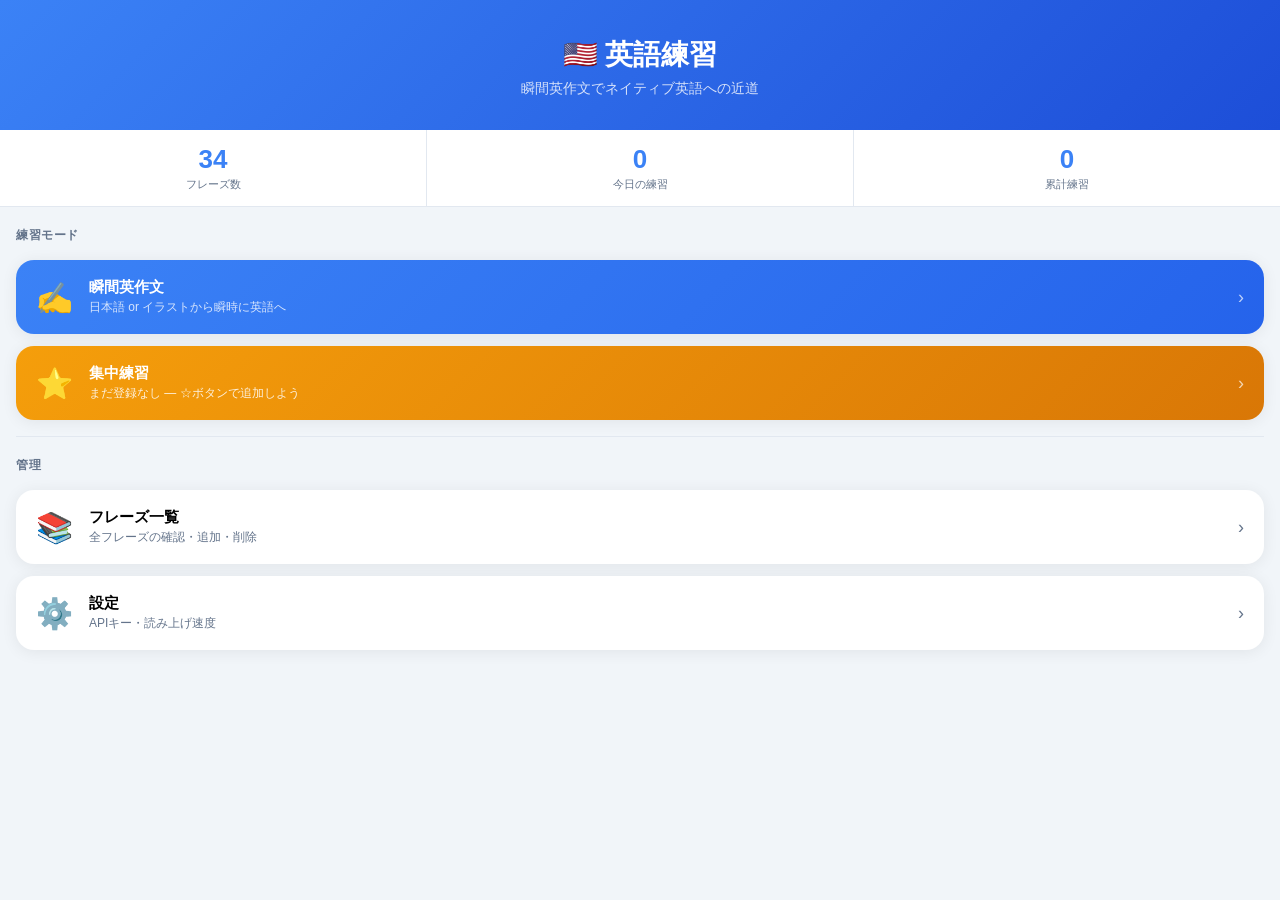
<file: legacy-index.html>
<!DOCTYPE html>
<html lang="ja">
<head>
    <meta charset="UTF-8">
    <meta name="viewport" content="width=device-width, initial-scale=1.0, maximum-scale=1.0, user-scalable=no">
    <meta name="apple-mobile-web-app-capable" content="yes">
    <meta name="apple-mobile-web-app-status-bar-style" content="black-translucent">
    <title>英語練習</title>
    <style>
        * { box-sizing: border-box; -webkit-tap-highlight-color: transparent; margin: 0; padding: 0; }

        :root {
            --primary: #3B82F6;
            --primary-dark: #2563EB;
            --primary-light: #EFF6FF;
            --bg: #F1F5F9;
            --card: #FFFFFF;
            --text: #0F172A;
            --text-2: #64748B;
            --border: #E2E8F0;
            --success: #10B981;
            --warning: #F59E0B;
            --error: #EF4444;
            --shadow: 0 2px 16px rgba(0,0,0,0.07);
            --safe-top: env(safe-area-inset-top, 0px);
            --safe-bottom: env(safe-area-inset-bottom, 0px);
        }

        body {
            font-family: -apple-system, BlinkMacSystemFont, 'Hiragino Sans', 'Noto Sans JP', sans-serif;
            background: var(--bg);
            color: var(--text);
            min-height: 100vh;
            overflow-x: hidden;
        }

        /* ── SCREEN SYSTEM ── */
        .screen { display: none; min-height: 100vh; flex-direction: column; }
        .screen.active { display: flex; }

        /* ── HEADER ── */
        .header {
            background: white;
            padding: 12px 16px;
            padding-top: calc(12px + var(--safe-top));
            display: flex;
            align-items: center;
            gap: 10px;
            box-shadow: 0 1px 0 var(--border);
            position: sticky;
            top: 0;
            z-index: 100;
        }
        .header-title { font-size: 17px; font-weight: 700; flex: 1; }
        .back-btn {
            background: var(--primary-light);
            border: none;
            color: var(--primary);
            font-size: 20px;
            width: 36px; height: 36px;
            border-radius: 10px;
            cursor: pointer;
            display: flex; align-items: center; justify-content: center;
        }
        .header-action {
            background: var(--primary);
            color: white;
            border: none;
            border-radius: 10px;
            padding: 7px 14px;
            font-size: 14px;
            font-weight: 600;
            cursor: pointer;
        }

        /* ── HOME ── */
        .home-hero {
            background: linear-gradient(135deg, #3B82F6 0%, #1D4ED8 100%);
            color: white;
            padding: calc(36px + var(--safe-top)) 24px 32px;
            text-align: center;
        }
        .home-hero h1 { font-size: 28px; font-weight: 800; margin-bottom: 6px; }
        .home-hero p { font-size: 14px; opacity: 0.8; }

        .stats-row {
            display: flex;
            gap: 1px;
            background: var(--border);
            border-bottom: 1px solid var(--border);
        }
        .stat-card {
            flex: 1;
            text-align: center;
            padding: 14px 8px;
            background: white;
        }
        .stat-number { font-size: 26px; font-weight: 800; color: var(--primary); }
        .stat-label { font-size: 11px; color: var(--text-2); margin-top: 2px; }

        .menu-section { padding: 20px 16px; display: flex; flex-direction: column; gap: 12px; }
        .section-title { font-size: 12px; font-weight: 700; color: var(--text-2); letter-spacing: 0.05em; margin-bottom: 4px; }

        .menu-grid { display: grid; grid-template-columns: 1fr 1fr; gap: 12px; }
        .menu-card {
            background: white;
            border-radius: 18px;
            padding: 22px 16px;
            text-align: center;
            box-shadow: var(--shadow);
            cursor: pointer;
            transition: transform 0.12s;
            border: none;
            display: flex; flex-direction: column; align-items: center; gap: 8px;
        }
        .menu-card:active { transform: scale(0.95); }
        .menu-card .icon { font-size: 34px; }
        .menu-card .m-title { font-size: 15px; font-weight: 700; }
        .menu-card .m-desc { font-size: 11px; color: var(--text-2); line-height: 1.4; }

        .menu-card-wide {
            background: white;
            border-radius: 18px;
            padding: 18px 20px;
            box-shadow: var(--shadow);
            cursor: pointer;
            transition: transform 0.12s;
            border: none;
            display: flex; align-items: center; gap: 16px;
        }
        .menu-card-wide:active { transform: scale(0.97); }
        .menu-card-wide .icon { font-size: 30px; }
        .menu-card-wide .text { flex: 1; text-align: left; }
        .menu-card-wide .m-title { font-size: 15px; font-weight: 700; }
        .menu-card-wide .m-desc { font-size: 12px; color: var(--text-2); margin-top: 2px; }
        .menu-card-wide .arrow { font-size: 18px; color: var(--text-2); }

        /* ── PROGRESS BAR ── */
        .progress-wrap { padding: 12px 16px 0; }
        .progress-bar { height: 4px; background: var(--border); border-radius: 2px; overflow: hidden; }
        .progress-fill { height: 100%; background: var(--primary); border-radius: 2px; transition: width 0.4s; }

        /* ── PRACTICE LAYOUT ── */
        .practice-body { flex: 1; padding: 16px; display: flex; flex-direction: column; gap: 14px; overflow-y: auto; }

        .phrase-card {
            background: white;
            border-radius: 22px;
            padding: 24px 20px;
            box-shadow: var(--shadow);
            display: flex; flex-direction: column; gap: 14px;
            flex: 1;
        }
        .phrase-num { font-size: 12px; color: var(--text-2); font-weight: 600; text-align: right; }
        .japanese-text { font-size: 19px; font-weight: 700; line-height: 1.55; color: var(--text); }
        .english-box {
            background: var(--primary-light);
            border-left: 4px solid var(--primary);
            padding: 14px 16px;
            border-radius: 12px;
            font-size: 16px;
            line-height: 1.65;
            color: #1E3A5F;
        }
        .hint-text { font-size: 13px; color: var(--text-2); text-align: center; }
        .spacer { flex: 1; }

        /* ── PLAY BUTTON ── */
        .big-circle-btn {
            width: 80px; height: 80px;
            border-radius: 50%;
            border: none;
            color: white;
            font-size: 28px;
            cursor: pointer;
            display: flex; align-items: center; justify-content: center;
            transition: transform 0.12s, box-shadow 0.12s;
            margin: 0 auto;
        }
        .big-circle-btn:active { transform: scale(0.9); }
        .play-btn-style {
            background: var(--primary);
            box-shadow: 0 6px 24px rgba(59,130,246,0.45);
        }
        .play-btn-style.playing {
            background: var(--warning);
            box-shadow: 0 6px 24px rgba(245,158,11,0.45);
        }
        .rec-btn-style {
            background: var(--error);
            box-shadow: 0 6px 24px rgba(239,68,68,0.40);
        }
        .rec-btn-style.recording { animation: pulse 1.1s ease-in-out infinite; }
        @keyframes pulse { 0%,100% { transform: scale(1); } 50% { transform: scale(0.92); } }

        .center-col { display: flex; flex-direction: column; align-items: center; gap: 10px; }
        .status-text { font-size: 13px; color: var(--text-2); text-align: center; min-height: 20px; }

        /* ── BUTTONS ── */
        .btn {
            padding: 14px 20px;
            border-radius: 14px;
            border: none;
            font-size: 15px;
            font-weight: 700;
            cursor: pointer;
            transition: transform 0.1s, opacity 0.1s;
            display: flex; align-items: center; justify-content: center; gap: 6px;
        }
        .btn:active { transform: scale(0.96); }
        .btn-primary { background: var(--primary); color: white; }
        .btn-secondary { background: #F1F5F9; color: var(--text); }
        .btn-success { background: var(--success); color: white; }
        .btn-danger { background: var(--error); color: white; }
        .btn-outline { background: transparent; border: 2px solid var(--primary); color: var(--primary); }
        .btn-row { display: flex; gap: 10px; }
        .btn-row .btn { flex: 1; }

        /* ── NAV ARROWS ── */
        .nav-arrows { display: flex; gap: 14px; justify-content: center; align-items: center; }
        .nav-arrow {
            width: 52px; height: 52px;
            border-radius: 50%;
            border: 2px solid var(--border);
            background: white;
            font-size: 20px;
            cursor: pointer;
            display: flex; align-items: center; justify-content: center;
            transition: all 0.12s;
            color: var(--text);
        }
        .nav-arrow:active { background: var(--primary); border-color: var(--primary); color: white; }

        /* ── SCORE ── */
        .score-box { border-radius: 16px; padding: 16px 20px; text-align: center; }
        .score-box.s-great { background: #D1FAE5; color: #065F46; }
        .score-box.s-good { background: #FEF3C7; color: #92400E; }
        .score-box.s-try { background: #FEE2E2; color: #991B1B; }
        .score-num { font-size: 38px; font-weight: 900; }
        .score-msg { font-size: 14px; margin-top: 4px; font-weight: 600; }

        .result-section { display: flex; flex-direction: column; gap: 10px; }
        .result-label { font-size: 11px; font-weight: 700; color: var(--text-2); letter-spacing: 0.04em; margin-bottom: 2px; }
        .transcript-box {
            background: #F8FAFC;
            border: 1.5px solid var(--border);
            border-radius: 12px;
            padding: 12px 14px;
            font-size: 15px;
            min-height: 52px;
            color: var(--text);
            line-height: 1.5;
        }

        /* ── PHRASES LIST ── */
        .search-wrap { padding: 12px 16px; background: white; border-bottom: 1px solid var(--border); }
        .search-input {
            width: 100%;
            padding: 10px 16px;
            border: 1.5px solid var(--border);
            border-radius: 12px;
            font-size: 15px;
            background: var(--bg);
            outline: none;
            font-family: inherit;
        }
        .search-input:focus { border-color: var(--primary); }

        .phrases-list { flex: 1; overflow-y: auto; padding: 12px 16px; display: flex; flex-direction: column; gap: 10px; }

        .phrase-item {
            background: white;
            border-radius: 16px;
            padding: 16px;
            box-shadow: 0 1px 4px rgba(0,0,0,0.05);
            cursor: pointer;
            transition: transform 0.1s;
            border-left: 4px solid var(--primary);
        }
        .phrase-item:active { transform: scale(0.98); }
        .pi-jp { font-size: 15px; font-weight: 700; margin-bottom: 5px; }
        .pi-en { font-size: 13px; color: #1E3A5F; margin-bottom: 6px; line-height: 1.45; }
        .pi-meta { font-size: 11px; color: var(--text-2); display: flex; gap: 12px; flex-wrap: wrap; }

        /* ── ADD FORM ── */
        .form-body { padding: 16px; display: flex; flex-direction: column; gap: 16px; flex: 1; }
        .form-group { display: flex; flex-direction: column; gap: 6px; }
        .form-label { font-size: 13px; font-weight: 700; color: var(--text-2); }
        .form-input, .form-textarea {
            width: 100%;
            padding: 13px 16px;
            border: 1.5px solid var(--border);
            border-radius: 13px;
            font-size: 15px;
            font-family: inherit;
            outline: none;
            background: white;
            transition: border-color 0.15s;
        }
        .form-input:focus, .form-textarea:focus { border-color: var(--primary); }
        .form-textarea { resize: vertical; min-height: 72px; }
        .form-required { color: var(--error); }

        /* ── SETTINGS ── */
        .settings-body { padding: 16px; display: flex; flex-direction: column; gap: 12px; }
        .settings-card { background: white; border-radius: 16px; padding: 18px; }
        .settings-card label { display: block; font-size: 13px; font-weight: 700; color: var(--text-2); margin-bottom: 10px; }
        .settings-card input[type="password"],
        .settings-card input[type="text"] {
            width: 100%;
            padding: 11px 14px;
            border: 1.5px solid var(--border);
            border-radius: 11px;
            font-size: 15px;
            font-family: inherit;
            outline: none;
        }
        .settings-card input[type="password"]:focus,
        .settings-card input[type="text"]:focus { border-color: var(--primary); }
        .settings-card input[type="range"] { width: 100%; accent-color: var(--primary); }
        .settings-note { font-size: 12px; color: var(--text-2); margin-top: 8px; line-height: 1.5; }

        /* ── MODAL ── */
        .overlay {
            display: none;
            position: fixed; inset: 0;
            background: rgba(15,23,42,0.5);
            z-index: 200;
            align-items: flex-end;
            justify-content: center;
        }
        .overlay.active { display: flex; }
        .modal {
            background: white;
            width: 100%;
            max-height: 88vh;
            border-radius: 26px 26px 0 0;
            padding: 24px 20px;
            padding-bottom: calc(24px + var(--safe-bottom));
            overflow-y: auto;
        }
        .modal-handle { width: 40px; height: 4px; background: var(--border); border-radius: 2px; margin: 0 auto 22px; }
        .modal-jp { font-size: 21px; font-weight: 800; line-height: 1.4; margin-bottom: 14px; }
        .modal-en { font-size: 16px; line-height: 1.65; color: #1E3A5F; background: var(--primary-light); padding: 14px 16px; border-radius: 12px; border-left: 4px solid var(--primary); margin-bottom: 14px; }
        .modal-meta { font-size: 12px; color: var(--text-2); margin-bottom: 10px; }
        .modal-memo { font-size: 13px; background: #FFFBEB; border: 1px solid #FDE68A; border-radius: 11px; padding: 12px 14px; line-height: 1.55; }
        .modal-play-btn {
            width: 100%;
            padding: 12px;
            border-radius: 13px;
            border: 2px solid var(--primary);
            background: white;
            color: var(--primary);
            font-size: 15px;
            font-weight: 700;
            cursor: pointer;
            margin-bottom: 12px;
        }

        /* ── TOAST ── */
        .toast {
            position: fixed;
            bottom: calc(90px + var(--safe-bottom));
            left: 50%;
            transform: translateX(-50%) translateY(16px);
            background: #0F172A;
            color: white;
            padding: 11px 22px;
            border-radius: 24px;
            font-size: 14px;
            font-weight: 600;
            opacity: 0;
            transition: all 0.28s;
            z-index: 300;
            white-space: nowrap;
            pointer-events: none;
        }
        .toast.show { opacity: 1; transform: translateX(-50%) translateY(0); }

        /* ── EMPTY STATE ── */
        .empty-state { text-align: center; padding: 60px 24px; color: var(--text-2); }
        .empty-state .icon { font-size: 52px; margin-bottom: 14px; }
        .empty-state p { font-size: 15px; }

        /* ── RULES PANEL ── */
        .rules-panel {
            margin: 14px 16px 16px;
            background: white;
            border: 1px solid var(--border);
            border-radius: 14px;
            overflow: hidden;
            box-shadow: var(--shadow);
        }
        .rules-header {
            width: 100%;
            background: linear-gradient(135deg, #FEF3C7, #FDE68A);
            color: #78350F;
            padding: 13px 16px;
            font-size: 14px;
            font-weight: 700;
            border: none;
            cursor: pointer;
            display: flex; align-items: center; justify-content: space-between;
        }
        .rules-header .r-arrow { font-size: 12px; transition: transform 0.2s; }
        .rules-header.open .r-arrow { transform: rotate(180deg); }
        .rules-body { padding: 10px 14px 14px; display: flex; flex-direction: column; gap: 10px; }
        .rule-item {
            background: #FFFBEB;
            border-left: 3px solid #F59E0B;
            border-radius: 8px;
            padding: 9px 11px;
        }
        .rule-name { font-size: 13px; font-weight: 700; color: #78350F; margin-bottom: 3px; }
        .rule-desc { font-size: 12px; color: #422006; line-height: 1.55; }
        .rule-ex { font-size: 11.5px; color: #92400E; margin-top: 4px; }

        /* ── MODE TOGGLE (日本語/イラスト) ── */
        .mode-toggle {
            display: flex;
            gap: 6px;
            margin: 0 16px 10px;
            background: #E5E7EB;
            padding: 4px;
            border-radius: 12px;
        }
        .mode-btn {
            flex: 1;
            padding: 9px 10px;
            background: transparent;
            border: none;
            border-radius: 9px;
            font-size: 13px;
            font-weight: 600;
            color: var(--text-2);
            cursor: pointer;
            transition: all 0.2s;
        }
        .mode-btn.active {
            background: white;
            color: var(--primary);
            box-shadow: 0 1px 3px rgba(0,0,0,0.1);
        }

        /* ── ILLUSTRATION SCENE ── */
        .illust-scene {
            position: relative;
            width: 100%;
            aspect-ratio: 16 / 10;
            max-height: 260px;
            border-radius: 18px;
            display: flex;
            align-items: center;
            justify-content: center;
            margin: 14px 0 6px;
            overflow: hidden;
            box-shadow: 0 4px 14px rgba(0,0,0,0.08);
        }
        .illust-main-emoji {
            font-size: 92px;
            line-height: 1;
            filter: drop-shadow(0 4px 8px rgba(0,0,0,0.15));
            z-index: 2;
        }
        .illust-decor-item {
            position: absolute;
            font-size: 44px;
            opacity: 0.85;
            filter: drop-shadow(0 2px 4px rgba(0,0,0,0.1));
        }
        .illust-decor-item.d1 { top: 12%; left: 10%; }
        .illust-decor-item.d2 { bottom: 14%; right: 12%; }
        .illust-caption {
            font-size: 12px;
            color: var(--text-2);
            text-align: center;
            margin-top: 4px;
            font-style: italic;
        }

        /* ── STAR BUTTON ── */
        .phrase-top-row {
            display: flex;
            align-items: center;
            justify-content: space-between;
            margin-bottom: 8px;
        }
        .star-btn {
            background: none;
            border: none;
            font-size: 26px;
            cursor: pointer;
            padding: 4px 8px;
            line-height: 1;
            color: #D1D5DB;
            transition: transform 0.15s;
        }
        .star-btn.active { color: #F59E0B; }
        .star-btn:active { transform: scale(0.85); }

        /* ── FOCUS MODE BANNER ── */
        .focus-banner {
            background: linear-gradient(135deg, #FEF3C7, #FBBF24);
            color: #78350F;
            padding: 10px 16px;
            font-size: 13px;
            font-weight: 600;
            text-align: center;
        }

        /* ── UTILITY ── */
        .hidden { display: none !important; }
        .divider { height: 1px; background: var(--border); margin: 4px 0; }
    </style>
</head>
<body>

<!-- ========== HOME ========== -->
<div id="screen-home" class="screen active">
    <div class="home-hero">
        <h1>🇺🇸 英語練習</h1>
        <p>瞬間英作文でネイティブ英語への近道</p>
    </div>

    <div class="stats-row">
        <div class="stat-card">
            <div class="stat-number" id="stat-total">0</div>
            <div class="stat-label">フレーズ数</div>
        </div>
        <div class="stat-card">
            <div class="stat-number" id="stat-today">0</div>
            <div class="stat-label">今日の練習</div>
        </div>
        <div class="stat-card">
            <div class="stat-number" id="stat-all">0</div>
            <div class="stat-label">累計練習</div>
        </div>
    </div>

    <div class="menu-section">
        <div class="section-title">練習モード</div>
        <button class="menu-card-wide" onclick="showScreen('screen-listen'); initListen(false)" style="background: linear-gradient(135deg, #3B82F6, #2563EB); color: white;">
            <span class="icon">✍️</span>
            <div class="text">
                <div class="m-title" style="color:white;">瞬間英作文</div>
                <div class="m-desc" style="color:rgba(255,255,255,0.8);">日本語 or イラストから瞬時に英語へ</div>
            </div>
            <span class="arrow" style="color:rgba(255,255,255,0.7);">›</span>
        </button>

        <button class="menu-card-wide" onclick="startFocusMode()" style="background: linear-gradient(135deg, #F59E0B, #D97706); color: white;">
            <span class="icon">⭐</span>
            <div class="text">
                <div class="m-title" style="color:white;">集中練習</div>
                <div class="m-desc" id="focus-count-desc" style="color:rgba(255,255,255,0.85);">登録したフレーズだけを反復</div>
            </div>
            <span class="arrow" style="color:rgba(255,255,255,0.7);">›</span>
        </button>

        <div class="divider"></div>
        <div class="section-title" style="margin-top:4px;">管理</div>

        <button class="menu-card-wide" onclick="showScreen('screen-phrases')">
            <span class="icon">📚</span>
            <div class="text">
                <div class="m-title">フレーズ一覧</div>
                <div class="m-desc">全フレーズの確認・追加・削除</div>
            </div>
            <span class="arrow">›</span>
        </button>

        <button class="menu-card-wide" onclick="showScreen('screen-settings')">
            <span class="icon">⚙️</span>
            <div class="text">
                <div class="m-title">設定</div>
                <div class="m-desc">APIキー・読み上げ速度</div>
            </div>
            <span class="arrow">›</span>
        </button>
    </div>
</div>

<!-- ========== 瞬間英作文 ========== -->
<div id="screen-listen" class="screen">
    <div class="header">
        <button class="back-btn" onclick="goHome()">‹</button>
        <span class="header-title" id="l-header-title">✍️ 瞬間英作文</span>
        <button class="header-action" onclick="shuffleListen()">🔀</button>
    </div>

    <div id="l-focus-banner" class="focus-banner hidden">⭐ 集中練習モード — 登録したフレーズのみ表示中</div>

    <div class="progress-wrap">
        <div class="progress-bar"><div class="progress-fill" id="l-progress"></div></div>
    </div>

    <div class="mode-toggle">
        <button class="mode-btn active" id="mode-btn-jp" onclick="setMode('japanese')">🇯🇵 日本語</button>
        <button class="mode-btn" id="mode-btn-il" onclick="setMode('illustration')">🎨 イラスト</button>
    </div>

    <div class="practice-body">
        <div class="phrase-card">
            <div class="phrase-top-row">
                <div class="phrase-num" id="l-num">1 / 34</div>
                <button class="star-btn" id="l-star-btn" onclick="toggleStar()" title="集中練習に登録">☆</button>
            </div>
            <div class="hint-text" id="l-hint-text">日本語を見て、英語で言えるか試してから答えを見よう</div>
            <div class="japanese-text" id="l-japanese"></div>
            <div id="l-illust-wrap" class="hidden">
                <div class="illust-scene" id="l-illust-scene">
                    <div class="illust-decor-item d1" id="l-illust-d1"></div>
                    <div class="illust-main-emoji" id="l-illust-main"></div>
                    <div class="illust-decor-item d2" id="l-illust-d2"></div>
                </div>
                <div class="illust-caption">イメージを直接英語に 🧠→🗣️</div>
            </div>
            <div id="l-english-wrap" class="hidden">
                <div class="english-box" id="l-english"></div>
                <div id="l-pronunciation-wrap" class="hidden" style="margin-top:10px; background:#F0FDF4; border-left:4px solid #10B981; border-radius:12px; padding:12px 14px;">
                    <div style="font-size:11px; font-weight:700; color:#065F46; margin-bottom:6px;">🎯 発音のポイント</div>
                    <div id="l-pronunciation" style="font-size:13px; color:#065F46; line-height:1.7;"></div>
                </div>
            </div>
            <div class="spacer"></div>
        </div>

        <div class="center-col">
            <button class="big-circle-btn play-btn-style" id="l-play-btn" onclick="playListen()">▶</button>
            <p class="status-text" id="l-play-status">タップして再生</p>
        </div>

        <button class="btn btn-secondary" id="l-answer-btn" onclick="toggleListenAnswer()">答えを見る</button>

        <div class="nav-arrows">
            <button class="nav-arrow" onclick="listenNav(-1)">‹</button>
            <button class="nav-arrow" onclick="listenNav(1)">›</button>
        </div>

        <!-- 発音ルール一覧（いつでも確認） -->
        <div class="rules-panel">
            <button class="rules-header" id="rules-header-btn" onclick="toggleRules()">
                <span>📖 7つの発音ルール一覧</span>
                <span class="r-arrow">▼</span>
            </button>
            <div id="rules-body" class="rules-body hidden">
                <div class="rule-item">
                    <div class="rule-name">1. 消えるタケコプターの法則</div>
                    <div class="rule-desc">語末の破裂音 <b>T・K・P・D・G・B</b>（覚え方：TKP＝タケコプター＋濁点のDgB）は弱く発音されるか消える。-ing の末尾 G も消える。</div>
                    <div class="rule-ex">例: It → イッ(t) / look → ルッ(k) / morning → モーニン</div>
                </div>
                <div class="rule-item">
                    <div class="rule-name">2. 子から母への法則</div>
                    <div class="rule-desc">前の単語が子音で終わり、次が母音（<b>A・E・I・O・U + Y</b>）で始まると音がつながる。</div>
                    <div class="rule-ex">例: look at → ルッカッ / in a → イナ / Thank you → サンキュー</div>
                </div>
                <div class="rule-item">
                    <div class="rule-name">3. 双子の法則</div>
                    <div class="rule-desc">同じ子音が連続すると前の子音は読まない（音ベースで判断、T と D は仲間扱い）。</div>
                    <div class="rule-ex">例: want to → ウォントゥ / bad day → バッデイ / with the → ウィザ</div>
                </div>
                <div class="rule-item">
                    <div class="rule-name">4. Lの洗脳を解く法則</div>
                    <div class="rule-desc">単語の後ろの方にある L は「ダークL」になり、ラ行ではなく「ウ」「オ」に近い音になる。</div>
                    <div class="rule-ex">例: help → ヘゥ(p) / cool → クーゥ / apple → アポー</div>
                </div>
                <div class="rule-item">
                    <div class="rule-name">5. TDLの法則</div>
                    <div class="rule-desc"><b>T や D が母音（AEIOU＋Y・L・R）に挟まれる</b>と L に近い音（日本語のラ行）になる。※ T にアクセントがある時は変化しない。</div>
                    <div class="rule-ex">例: water → ワラ / computer → コンピューラー / Let it go → レリゴー</div>
                </div>
                <div class="rule-item">
                    <div class="rule-name">6. TDを飲み込むNの法則</div>
                    <div class="rule-desc">T や D が N と一緒になると消える。①N が次の T/D を飲み込む、②N が手前の T/D を飲み込む、の2パターン。</div>
                    <div class="rule-ex">例: Internet → イナネッ / curtain → カーン / don't → ドウン</div>
                </div>
                <div class="rule-item">
                    <div class="rule-name">7. Hの隠れんぼの法則</div>
                    <div class="rule-desc"><b>have / has / had / he / his / him / her</b> の H は文の途中に登場すると消える（文頭では発音）。</div>
                    <div class="rule-ex">例: ask him → アスキム / should have → シュダヴ / tell her → テラー</div>
                </div>
            </div>
        </div>
    </div>
</div>

<!-- ========== PHRASES LIST ========== -->
<div id="screen-phrases" class="screen">
    <div class="header">
        <button class="back-btn" onclick="goHome()">‹</button>
        <span class="header-title">📚 フレーズ一覧</span>
        <button class="header-action" onclick="showScreen('screen-add')">＋ 追加</button>
    </div>
    <div class="search-wrap">
        <input type="text" class="search-input" placeholder="🔍 日本語・英語で検索..." id="search-input" oninput="filterPhrases()">
    </div>
    <div class="phrases-list" id="phrases-list"></div>
</div>

<!-- ========== ADD PHRASE ========== -->
<div id="screen-add" class="screen">
    <div class="header">
        <button class="back-btn" onclick="showScreen('screen-phrases')">‹</button>
        <span class="header-title">➕ フレーズ追加</span>
    </div>
    <div class="form-body">
        <div class="form-group">
            <label class="form-label">日本語 <span class="form-required">*</span></label>
            <textarea class="form-textarea" id="add-jp" placeholder="例：急かそうとしているのではありません"></textarea>
        </div>
        <div class="form-group">
            <label class="form-label">英語 <span class="form-required">*</span></label>
            <textarea class="form-textarea" id="add-en" placeholder="例：I'm not trying to rush you."></textarea>
        </div>
        <div class="form-group">
            <label class="form-label">メモ（シチュエーション・使い方のヒント）</label>
            <textarea class="form-textarea" id="add-memo" placeholder="例：会議中、相手に返答を急かしたくないときに使う表現" style="min-height:60px;"></textarea>
        </div>
        <button class="btn btn-primary" style="padding:16px;" onclick="addPhrase()">✅ 保存する</button>
    </div>
</div>

<!-- ========== SETTINGS ========== -->
<div id="screen-settings" class="screen">
    <div class="header">
        <button class="back-btn" onclick="goHome()">‹</button>
        <span class="header-title">⚙️ 設定</span>
    </div>
    <div class="settings-body">
        <div class="settings-card">
            <label>OpenAI APIキー（音声読み上げに使用）</label>
            <input type="password" id="cfg-apikey" placeholder="sk-..." />
            <button class="btn btn-primary" style="margin-top:10px;padding:11px;" onclick="saveApiKey()">保存</button>
            <p class="settings-note">キーはこの端末内だけに保存されます。</p>
        </div>
        <div class="settings-card">
            <label>読み上げ速度</label>
            <input type="range" id="cfg-rate" min="0.5" max="1.5" step="0.1" value="0.9" oninput="updateRate(this.value)">
            <p class="settings-note" id="rate-label">現在: 0.9x（遅め推奨 → 慣れたら速くしよう）</p>
        </div>
        <div class="settings-card">
            <label>データをリセット</label>
            <p class="settings-note" style="margin-bottom:10px;">自分で追加したフレーズを含む全データを初期状態に戻します。</p>
            <button class="btn btn-danger" style="padding:11px;" onclick="resetAllData()">リセット</button>
        </div>
    </div>
</div>

<!-- ========== DETAIL MODAL ========== -->
<div class="overlay" id="detail-overlay" onclick="maybeCloseModal(event)">
    <div class="modal" id="detail-modal">
        <div class="modal-handle"></div>
        <div class="modal-jp" id="d-jp"></div>
        <button class="modal-play-btn" onclick="playModalPhrase()">🔊 発音を聞く</button>
        <div class="modal-en" id="d-en"></div>
        <div class="modal-meta" id="d-meta"></div>
        <div id="d-memo-wrap"><div class="modal-memo" id="d-memo"></div></div>
        <div class="btn-row" style="margin-top:18px;">
            <button class="btn btn-secondary" onclick="closeModal()">閉じる</button>
            <button class="btn btn-danger" onclick="deletePhrase()">削除</button>
        </div>
    </div>
</div>

<!-- ========== TOAST ========== -->
<div class="toast" id="toast"></div>

<script>
// ═══════════════════════════════════════
//  INITIAL DATA (from Excel)
// ═══════════════════════════════════════
const SEED = [
  {id:'i01',date:'2025-10-10',jp:'私はその会議に3年連続で出席しました。',en:'I attended the meeting for three consecutive(straight) years. (for three years in a row)',memo:'',pronunciation:'• <b>TDL法則</b>: "attended" → Tが母音に挟まれラ行化 → 「アテン<u>レ</u>ッ」<br>• <b>TDL法則</b>: "meeting" → Tが母音挟まれ+G消え → 「ミー<u>リ</u>ン」<br>• <b>子から母</b>: "in a row" → N+A → 「<u>イナ</u>ロウ」',illust:{bg:['#DBEAFE','#93C5FD'],main:'📅',decor:['3️⃣','🏢']},starred:false},
  {id:'i02',date:'2025-10-10',jp:'このトレーニングは連続した14日間のプログラムです。',en:'This training is a 14-day consecutive program.',memo:'',pronunciation:'• <b>タケコプター</b>: "training" → 末尾Gが消える → 「トレイニン」<br>• <b>子から母</b>: "is a" → Z+A → 「<u>イザ</u>」<br>• <b>TDL法則</b>: "consecutive" → Tが母音挟まれ → 「コンセキュ<u>リ</u>ヴ」',illust:{bg:['#D1FAE5','#86EFAC'],main:'📆',decor:['💪','1️⃣4️⃣']},starred:false},
  {id:'i03',date:'2025-10-10',jp:'彼の言ったことを実行することは、「Komatsu-way」を体現することでもある。',en:'Carrying out what he said is also embodying the "Komatsu-way".',memo:'',pronunciation:'• <b>H隠れんぼ+TDL</b>: "what he" → heのH消え→Tが母音に挟まれラ行化 → 「<u>ワリ</u>」<br>• <b>TDL法則</b>: "said is" → Dが母音挟まれ → 「セ<u>リ</u>ズ」<br>• <b>子から母</b>: "is also" → Z+A → 「<u>イゾ</u>ールソー」<br>• <b>タケコプター</b>: "embodying" → 末尾G消え → 「エンボディン」',illust:{bg:['#FEF3C7','#FDE68A'],main:'🛤️',decor:['⭐','👣']},starred:false},
  {id:'i04',date:'2025-10-10',jp:'条件は独身の場合、単身赴任の場合、帯同の場合で異なります。',en:'The conditions differ depending on the case: single, living alone, or accompanied by family.',memo:'',pronunciation:'• <b>タケコプター+子から母</b>: "living alone" → Gが消え+N+Aが連結 → 「<u>リビナ</u>ロウン」<br>• <b>子から母</b>: "alone or" → N+O → 「アロウ<u>ノ</u>ー」<br>• <b>タケコプター+子から母</b>: "depending on" → G消え+N+O → 「ディペンディ<u>ノ</u>ン」',illust:{bg:['#FCE7F3','#F9A8D4'],main:'👨‍👩‍👦',decor:['👤','✈️']},starred:false},
  {id:'i05',date:'2025-10-10',jp:'風が涼しい。なんていい風だ。',en:'The breeze is cool. What a nice breeze!',memo:'',pronunciation:'• <b>TDL法則</b>: "What a" → Tが母音に挟まれラ行化 → 「<u>ワラ</u>」<br>• <b>子から母</b>: "breeze is" → Z+I → 「ブリー<u>ジズ</u>」<br>• <b>Lの洗脳</b>: "cool" → 末尾L → 「クー<u>ゥ</u>」',illust:{bg:['#CFFAFE','#67E8F9'],main:'🌬️',decor:['🍃','😌']},starred:false},
  {id:'i06',date:'2025-10-10',jp:'遅くとも今週中には、早ければ明日にも、メールが届くはずです。',en:'You should receive an email by the end of this week at the latest, or possibly as early as tomorrow.',memo:'',pronunciation:'• <b>子から母</b>: "receive an email" → V+A, N+E連続連結 → 「リシー<u>ヴァネー</u>メイル」<br>• <b>TDL法則</b>: "latest" → Tが母音挟まれ → 「レイ<u>レ</u>ス(t)」<br>• <b>子から母</b>: "as early as" → Z+E → 「<u>アザー</u>リーアズ」<br>• <b>子から母</b>: "end of" → D+O → 「エン<u>ドブ</u>」',illust:{bg:['#E0E7FF','#A5B4FC'],main:'📧',decor:['⏰','📬']},starred:false},
  {id:'i07',date:'2025-10-10',jp:'何時が都合よいですか？',en:'What time works for you?',memo:'',pronunciation:'• <b>双子の法則</b>: "What time" → T+T連続で前のTが消える → 「<u>ワタイム</u>」<br>• <b>子から母+Y</b>: "for you" → R+Y連結 → 「<u>フォーユ</u>」（くだけると「フォーチュ」）',illust:{bg:['#F3E8FF','#C4B5FD'],main:'🕐',decor:['❓','📆']},starred:false},
  {id:'i08',date:'2025-10-10',jp:'LDPは自由民主党の頭文字です。',en:'LDP is an acronym for the Liberal Democratic Party.',memo:'',pronunciation:'• <b>子から母</b>: "is an acronym" → Z+A+N+A連続連結 → 「<u>イザナ</u>クロニム」<br>• <b>TDL法則</b>: "Democratic" → Tが母音挟まれ → 「デモクラ<u>リ</u>ック」<br>• <b>TDL法則</b>: "Party" → Tが母音挟まれ → 「パー<u>リ</u>ー」',illust:{bg:['#FEE2E2','#FCA5A5'],main:'🗳️',decor:['🇯🇵','📜']},starred:false},
  {id:'i09',date:'2025-10-10',jp:'もし気になさらないなら（もしよければ）、そうして頂けると助かります。',en:"If you don't mind, I would really appreciate it if you could do that.",memo:'',pronunciation:'• <b>子から母+Y</b>: "If you" → F+Y → 「<u>イフュ</u>」<br>• <b>NがT飲み込む</b>: "don\'t" → N+T → 「<u>ドウン</u>」（Tが消える）<br>• <b>TDL法則</b>: "appreciate it" → T+I母音挟まれ → 「アプリシエイ<u>リ</u>ッ」<br>• <b>双子の法則</b>: "could do" → D+D連続 → 「<u>クッドゥ</u>」',illust:{bg:['#FEF3C7','#FCD34D'],main:'🙇',decor:['🙏','✨']},starred:false},
  {id:'i10',date:'2025-10-10',jp:'日本では与党の党首が首相となる。',en:'In Japan, the leader of the ruling party becomes the Prime Minister.',memo:'',pronunciation:'• <b>TDL法則</b>: "leader" → Dが母音挟まれ → 「リー<u>レ</u>ー」<br>• <b>子から母</b>: "leader of" → R+O → 「リーダー<u>オブ</u>」<br>• <b>TDL法則</b>: "party" → Tが母音挟まれ → 「パー<u>リ</u>ー」<br>• <b>TDL法則</b>: "Minister" → Tが母音挟まれ → 「ミニス<u>レ</u>ー」',illust:{bg:['#FEE2E2','#FCA5A5'],main:'🏛️',decor:['👔','🇯🇵']},starred:false},
  {id:'i11',date:'2025-10-10',jp:'長い間自民党が首相を輩出してきている。',en:'The LDP has been producing Prime Ministers for a long time.',memo:'',pronunciation:'• <b>H隠れんぼ</b>: "has been" → hasのHが消える → 「<u>\'アズ</u>ビーン」<br>• <b>タケコプター</b>: "producing" → 末尾G消え → 「プロデュースィン」<br>• <b>TDL法則</b>: "Ministers" → Tが母音挟まれ → 「ミニス<u>レ</u>ーズ」<br>• <b>子から母</b>: "for a long" → R+A連結 → 「<u>フォーラ</u>ロン」',illust:{bg:['#FEE2E2','#FCA5A5'],main:'⏳',decor:['🏛️','🇯🇵']},starred:false},
  {id:'i12',date:'2025-10-10',jp:'彼女は感じのよい女性です。',en:'She is a pleasant woman.',memo:'',pronunciation:'• <b>子から母</b>: "She is a" → SH+I, Z+A連続 → 「<u>シーイザ</u>」<br>• <b>タケコプター</b>: "pleasant" → 末尾T弱まる → 「プレズン<u>(t)</u>」',illust:{bg:['#FCE7F3','#F9A8D4'],main:'👩',decor:['😊','🌸']},starred:false},
  {id:'i13',date:'2025-11-18',jp:'急かそうとしているのではありません',en:"I'm not trying to rush you.",memo:'',pronunciation:'• <b>双子の法則</b>: "not trying" → T+T連続で前のTが消える → 「<u>ノトライン</u>」<br>• <b>タケコプター</b>: "trying" → 末尾G消え → 「トライン」<br>• <b>子から母+Y</b>: "rush you" → SH+Y → 「<u>ラッシュー</u>」',illust:{bg:['#DCFCE7','#86EFAC'],main:'✋',decor:['⏰','🙂']},starred:false},
  {id:'i14',date:'2025-11-18',jp:'私は今会議に出ていて、時間が経つのを忘れていました。',en:'I am at the meeting and lost track of time.',memo:'',pronunciation:'• <b>双子の法則</b>: "lost track" → T+T連続で前のTが消える → 「<u>ロストラック</u>」<br>• <b>TDL法則</b>: "meeting" → Tが母音挟まれ+G消え → 「ミー<u>リ</u>ン」<br>• <b>子から母</b>: "track of" → K+O → 「トラッ<u>コブ</u>」<br>• <b>子から母</b>: "am at" → M+A → 「<u>アマッ</u>」',illust:{bg:['#FEF3C7','#FCD34D'],main:'⏰',decor:['😅','💼']},starred:false},
  {id:'i15',date:'2025-11-18',jp:'彼らは専用のソフトウェアを使っている、限られた人員で効率よくやるため',en:'They use proprietary software to efficiently operate with limited number of staff.',memo:'',pronunciation:'• <b>TDL法則</b>: "limited" → Tが母音挟まれ → 「リミ<u>レ</u>ッド」<br>• <b>子から母</b>: "number of" → R+O → 「ナンバー<u>オブ</u>」<br>• <b>TDL法則</b>: "proprietary" → Tが母音挟まれ → 「プロプライエ<u>レ</u>リー」',illust:{bg:['#E0E7FF','#A5B4FC'],main:'💻',decor:['⚡','👥']},starred:false},
  {id:'i16',date:'2025-11-18',jp:'我々は訪れました、協業が発表されたApplied Intuitionを。',en:'We visited Applied Intuition, with whom a collaboration was announced.',memo:'',pronunciation:'• <b>TDL法則</b>: "visited" → Tが母音挟まれ → 「ヴィジ<u>レ</u>ッド」<br>• <b>NがT飲み込む</b>: "Intuition" → N+T → 「<u>イニュ</u>ーション」（Tが消える）<br>• <b>子から母</b>: "was announced" → Z+A → 「<u>ワザナ</u>ウンスト」',illust:{bg:['#DBEAFE','#93C5FD'],main:'🚗',decor:['🤝','📣']},starred:false},
  {id:'i17',date:'2025-11-18',jp:'私たちはマーケットで目立つために、異なる（方向性の違う）戦略を採用しました。',en:'We adopted a divergent strategy to stand out in the market.',memo:'',pronunciation:'• <b>TDL+子から母</b>: "adopted a" → Dが母音挟まれ+A連結 → 「アドプ<u>レダ</u>」<br>• <b>子から母</b>: "stand out" → D+O → 「スタン<u>ダウ</u>(t)」<br>• <b>TDL法則</b>: "out in" → Tが母音挟まれ → 「アウ<u>リ</u>ン」<br>• <b>TDL法則</b>: "strategy" → Tが母音挟まれ → 「ストラ<u>レ</u>ジー」',illust:{bg:['#F3E8FF','#C4B5FD'],main:'🎯',decor:['✨','📈']},starred:false},
  {id:'i18',date:'2025-11-18',jp:'体積を計算するために、長さに幅、深さをかけなさい',en:'To calculate the volume, multiply the length by the width and depth.',memo:'',pronunciation:'• <b>Lの洗脳</b>: "volume" → 母音後のL → 「ヴァ<u>ゥ</u>ューム」<br>• <b>TDL法則</b>: "multiply" → Tが母音挟まれ → 「マ<u>ゥリ</u>プライ」<br>• <b>双子の法則</b>: "and depth" → D+D連続 → 「<u>アンデップ</u>」',illust:{bg:['#E0E7FF','#A5B4FC'],main:'📦',decor:['📏','🧮']},starred:false},
  {id:'i19',date:'2025-11-18',jp:'どうなるか予想がつかない（番狂わせが起きる）',en:"It's unpredictable (anything can happen). All bets are off.",memo:'',pronunciation:'• <b>Lの洗脳</b>: "All" → 末尾L → 「オ<u>ゥ</u>」<br>• <b>子から母</b>: "bets are off" → S+A, R+O連続 → 「ベッ<u>ツアーオフ</u>」<br>• <b>TDL法則</b>: "unpredictable" → Tが母音挟まれ → 「アンプリ<u>リ</u>クタブル」',illust:{bg:['#F3E8FF','#C4B5FD'],main:'🎲',decor:['❓','🎰']},starred:false},
  {id:'i20',date:'2025-11-18',jp:'AIの人々は金を使っています、思う存分（好きなだけ）',en:"AI people are spending money like there's no tomorrow. (like it's going out of style)",memo:'',pronunciation:'• <b>Lの洗脳+子から母</b>: "people are" → 末尾L+次が母音でラ行復活 → 「ピーポー<u>ラー</u>」<br>• <b>タケコプター+子から母</b>: "going out" → G消え+N+O → 「ゴーイ<u>ナウ</u>(t)」<br>• <b>TDL+子から母</b>: "out of" → Tが母音挟まれ+連結 → 「アウ<u>ラブ</u>」',illust:{bg:['#FEF3C7','#FCD34D'],main:'💸',decor:['🤖','💰']},starred:false},
  {id:'i21',date:'2025-11-18',jp:'インフレ率は下がり、横ばいになっているようだ。',en:'The inflation rate seems to have dropped and leveled off.',memo:'',pronunciation:'• <b>H隠れんぼ</b>: "to have" → haveのH消え → 「トゥ<u>アヴ</u>」<br>• <b>双子の法則</b>: "dropped and" → D+A連結 → 「ドロッ<u>プタン</u>」<br>• <b>子から母</b>: "leveled off" → D+O → 「レヴェル<u>ドオフ</u>」',illust:{bg:['#E0E7FF','#A5B4FC'],main:'📉',decor:['➖','💹']},starred:false},
  {id:'i22',date:'2025-11-18',jp:'政府は経済成長を促す（刺激する）ために、新しい政策を導入した',en:'The government introduced new policies to stimulate(spur) economic growth.',memo:'',pronunciation:'• <b>NがT飲み込む</b>: "introduced" → N+T → 「イ<u>(t)</u>ロデュースト」（Tが弱まる/消える）<br>• <b>TDL法則</b>: "stimulate" → Tが母音挟まれ → 「スティミュ<u>レ</u>イト」<br>• <b>TDL+子から母</b>: "stimulate economic" → 連続 → 「スティミュ<u>レイリ</u>コノミック」',illust:{bg:['#DBEAFE','#93C5FD'],main:'🏛️',decor:['📜','📈']},starred:false},
  {id:'i23',date:'2025-11-18',jp:'その指数は上昇して横ばいになった、しかし下がってはいない。',en:"The index has risen and leveled off, but hasn't declined.",memo:'',pronunciation:'• <b>H隠れんぼ+子から母</b>: "index has" → hasのH消え+連結 → 「インデッ<u>クサズ</u>」<br>• <b>H隠れんぼ</b>: "but hasn\'t" → hasn\'tのH消え → 「バッ<u>t\'アズン(t)</u>」<br>• <b>子から母</b>: "risen and" → N+A → 「リズ<u>ナン</u>」<br>• <b>子から母</b>: "leveled off" → D+O → 「レヴェル<u>ドオフ</u>」',illust:{bg:['#DCFCE7','#86EFAC'],main:'📈',decor:['➖','📊']},starred:false},
  {id:'i24',date:'2026-04-01',jp:'その数が多ければ多い程、次のプロセスにとってはより良いことだ。',en:'The more the number, the better for the next process.',memo:'',pronunciation:'• <b>TDL法則</b>: "the better" → Tが母音挟まれ → 「ザ <u>ベレ</u>ー」<br>• <b>タケコプター</b>: "next" → 末尾T弱まる → 「ネクス<u>(t)</u>」<br>• <b>子から母</b>: "for the next" → R+TH (consonant) 弱リンク',illust:{bg:['#DCFCE7','#86EFAC'],main:'⚙️',decor:['➕','➡️']},starred:false},
  {id:'i25',date:'2026-04-01',jp:'このポジションでは、どの程度の経験が求められるだろうか。',en:'What level of experience is required for this position?',memo:'',pronunciation:'• <b>TDL法則</b>: "What level" → Tの後にL(半母音扱い) → 「<u>ワレ</u>ヴェル」<br>• <b>子から母連続</b>: "level of experience" → L+O, V+E → 「レヴェ<u>ロヴェ</u>クスピリエンス」<br>• <b>子から母</b>: "experience is" → S+I → 「エクスピリエン<u>シズ</u>」',illust:{bg:['#DBEAFE','#93C5FD'],main:'💼',decor:['❓','⭐']},starred:false},
  {id:'i26',date:'2026-04-01',jp:'私は以前のアプリケーションを手本にしました。',en:'I modeled it after the previous application.',memo:'',pronunciation:'• <b>TDL+子から母</b>: "modeled it" → Dが母音挟まれ+連結 → 「モ<u>レリ</u>ッ(t)」<br>• <b>TDL+子から母</b>: "it after" → T+A母音挟まれ+連結 → 「イ<u>ラフ</u>ター」<br>• <b>子から母</b>: "previous application" → S+A → 「プリヴィア<u>サ</u>プリケーション」',illust:{bg:['#E0E7FF','#A5B4FC'],main:'📱',decor:['🔍','📋']},starred:false},
  {id:'i27',date:'2026-04-01',jp:'私は急いでいる。',en:"I'm in a rush.",memo:'',pronunciation:'• <b>子から母連続</b>: "I\'m in a" → M+I, N+A連続 → 「<u>アイミナ</u>ラッシュ」',illust:{bg:['#FEE2E2','#FCA5A5'],main:'🏃',decor:['💨','⚡']},starred:false},
  {id:'i28',date:'2026-04-01',jp:'私は急いでいない。',en:"I'm in no rush.",memo:'',pronunciation:'• <b>双子の法則</b>: "in no" → N+N連続で前のNが消える → 「<u>イノ</u>」<br>• <b>連続連結</b>: "I\'m in no" → 「<u>アイミノ</u>ラッシュ」',illust:{bg:['#DCFCE7','#86EFAC'],main:'🚶',decor:['😌','☕']},starred:false},
  {id:'i29',date:'2026-04-01',jp:'決定するタイミングについて、6月が目安になると思います。',en:'Regarding the timing of the decision, I think June would be a target.',memo:'',pronunciation:'• <b>タケコプター</b>: "think June" → 末尾K弱まる → 「シン<u>(k)</u>ジューン」<br>• <b>タケコプター</b>: "would be" → 末尾D弱まる → 「ウッ<u>(d)</u>ビー」<br>• <b>TDL法則</b>: "target" → Tが母音挟まれ → 「ター<u>レ</u>ッ(t)」<br>• <b>タケコプター</b>: "Regarding/timing" → 末尾G消え',illust:{bg:['#FEF3C7','#FCD34D'],main:'📅',decor:['6️⃣','🎯']},starred:false},
  {id:'i30',date:'2026-04-01',jp:'重たいバックパックを背負って、山頂まで登りました。',en:'I climbed to the summit carrying a heavy backpack.',memo:'',pronunciation:'• <b>双子の法則</b>: "climbed to" → D+T(TとDは仲間) → 「クライム<u>トゥ</u>」<br>• <b>タケコプター</b>: "summit" → 末尾T弱まる → 「サミ<u>(t)</u>」<br>• <b>タケコプター+子から母</b>: "carrying a" → G消え+N+A → 「<u>キャリナ</u>」',illust:{bg:['#DCFCE7','#86EFAC'],main:'🏔️',decor:['🎒','🧗']},starred:false},
  {id:'i31',date:'2026-04-01',jp:'彼は強硬手段をとるしかない',en:'He has no choice but to play hardball.',memo:'',pronunciation:'• <b>双子の法則</b>: "but to" → T+T連続で前のTが消える → 「<u>バトゥ</u>」<br>• <b>Lの洗脳</b>: "hardball" → 末尾L → 「ハードボー<u>ゥ</u>」<br>• <b>H隠れんぼ</b>: "He has" → hasのH消える可 → 「ヒー<u>\'アズ</u>」',illust:{bg:['#FEE2E2','#FCA5A5'],main:'💪',decor:['⚾','🔨']},starred:false},
  {id:'i32',date:'2026-04-01',jp:'マルガリータの材料を用意しておいて',en:'Get all the margarita stuff ready.',memo:'',pronunciation:'• <b>TDL+子から母</b>: "Get all" → T+A母音挟まれ+連結 → 「<u>ゲローゥ</u>」<br>• <b>TDL法則</b>: "margarita" → Tが母音挟まれ → 「マーガ<u>リ</u>ー<u>ラ</u>」<br>• <b>TDL法則</b>: "ready" → Dが母音挟まれ → 「<u>レ</u>リー」',illust:{bg:['#FEF3C7','#FCD34D'],main:'🍹',decor:['🍋','🧂']},starred:false},
  {id:'i33',date:'2026-04-01',jp:'彼女がパッキングしている間、偶然エレベーターホールで会いましたが、彼女は無言でした。',en:"While she was packing, I happened to run into her in the elevator hall, but she didn't say anything.",memo:'',pronunciation:'• <b>H隠れんぼ+TDL</b>: "into her" → herのH消え+連結 → 「イン<u>ラ</u>ー」<br>• <b>TDL法則</b>: "elevator" → Tが母音挟まれ → 「エレベイ<u>レ</u>ー」<br>• <b>NがT飲み込む</b>: "didn\'t" → N+T → 「<u>ディン</u>(t)」（Tが消える）<br>• <b>Lの洗脳</b>: "hall" → 末尾L → 「ホー<u>ゥ</u>」<br>• <b>双子の法則</b>: "happened to" → D+T仲間 → 「ハプン<u>トゥ</u>」',illust:{bg:['#E2E8F0','#CBD5E1'],main:'🛗',decor:['🎒','🤐']},starred:false},
  {id:'i34',date:'2026-04-01',jp:'私たちは「派閥の争い」を避けなければならない。',en:'We must avoid "factional fight".',memo:'',pronunciation:'• <b>TDL+子から母</b>: "must avoid" → T+A母音挟まれ+連結 → 「<u>マスダ</u>ヴォイド」<br>• <b>タケコプター</b>: "avoid/fight" → 末尾D/T弱まる',illust:{bg:['#FEE2E2','#FCA5A5'],main:'⚔️',decor:['🚫','👥']},starred:false},
];

// ═══════════════════════════════════════
//  STATE
// ═══════════════════════════════════════
let phrases = [];
let cfg = { apiKey: '', rate: 0.9 };
let listenOrder = [], listenIdx = 0;
let speakOrder  = [], speakIdx  = 0;
let todayCount = 0, totalCount = 0;
let activeDetailId = null;
let recState = 'idle'; // idle | recording | processing
let mediaRec = null, audioChunks = [], webSpeechRec = null;
let displayMode = 'japanese';  // 'japanese' | 'illustration'
let focusMode = false;         // true = starred-only

// ═══════════════════════════════════════
//  BOOT
// ═══════════════════════════════════════
function boot() {
    const sc = localStorage.getItem('eng_cfg');
    if (sc) cfg = JSON.parse(sc);

    const sp = localStorage.getItem('eng_phrases');
    phrases = sp ? JSON.parse(sp) : SEED.map(p => ({...p, cnt:0, last:null}));
    if (!sp) save();

    // Migration: update pronunciation + illust from SEED, ensure starred field
    let migrated = false;
    SEED.forEach(seed => {
        const existing = phrases.find(p => p.id === seed.id);
        if (!existing) return;
        if (existing.pronunciation !== seed.pronunciation) {
            existing.pronunciation = seed.pronunciation;
            migrated = true;
        }
        if (!existing.illust && seed.illust) {
            existing.illust = seed.illust;
            migrated = true;
        }
    });
    // Ensure every phrase has starred field
    phrases.forEach(p => {
        if (typeof p.starred === 'undefined') { p.starred = false; migrated = true; }
    });
    if (migrated) save();

    const today = new Date().toDateString();
    const ss = localStorage.getItem('eng_stats');
    const stats = ss ? JSON.parse(ss) : {};
    todayCount = stats.date === today ? (stats.today || 0) : 0;
    totalCount = stats.total || 0;

    document.getElementById('cfg-apikey').value = cfg.apiKey || '';
    document.getElementById('cfg-rate').value = cfg.rate;
    document.getElementById('rate-label').textContent = `現在: ${cfg.rate}x（遅め推奨 → 慣れたら速くしよう）`;

    // iOS voice preload
    if (speechSynthesis.onvoiceschanged !== undefined) speechSynthesis.onvoiceschanged = ()=>{};
    speechSynthesis.getVoices();

    updateHomeStats();
}

function save() { localStorage.setItem('eng_phrases', JSON.stringify(phrases)); }
function saveCfg() { localStorage.setItem('eng_cfg', JSON.stringify(cfg)); }
function saveStats() {
    localStorage.setItem('eng_stats', JSON.stringify({
        date: new Date().toDateString(), today: todayCount, total: totalCount
    }));
}
function bumpStats() {
    todayCount++; totalCount++;
    saveStats();
    updateHomeStats();
}
function updateHomeStats() {
    document.getElementById('stat-total').textContent = phrases.length;
    document.getElementById('stat-today').textContent = todayCount;
    document.getElementById('stat-all').textContent   = totalCount;
    const starred = phrases.filter(p => p.starred).length;
    const fc = document.getElementById('focus-count-desc');
    if (fc) {
        fc.textContent = starred > 0
            ? `登録中: ${starred}件 — タップで反復練習`
            : 'まだ登録なし — ☆ボタンで追加しよう';
    }
}

// ═══════════════════════════════════════
//  NAVIGATION
// ═══════════════════════════════════════
function showScreen(id) {
    stopSpeech(); stopRec();
    document.querySelectorAll('.screen').forEach(s => s.classList.remove('active'));
    document.getElementById(id).classList.add('active');
    if (id === 'screen-phrases') renderList();
    if (id === 'screen-home') updateHomeStats();
}
function goHome() { showScreen('screen-home'); }

// ═══════════════════════════════════════
//  LISTENING
// ═══════════════════════════════════════
function activePhraseIndices() {
    // Returns array of indices into phrases[] filtered by focus mode
    const all = [...Array(phrases.length).keys()];
    if (!focusMode) return all;
    return all.filter(i => phrases[i].starred);
}
function initListen(focus) {
    focusMode = !!focus;
    // Update banner & header
    const banner = document.getElementById('l-focus-banner');
    const header = document.getElementById('l-header-title');
    if (focusMode) {
        banner.classList.remove('hidden');
        header.textContent = '⭐ 集中練習';
    } else {
        banner.classList.add('hidden');
        header.textContent = '✍️ 瞬間英作文';
    }
    const pool = activePhraseIndices();
    if (focusMode && pool.length === 0) {
        toast('登録されたフレーズがありません。☆ボタンで登録してね');
        showScreen('screen-home');
        focusMode = false;
        return;
    }
    listenOrder = shuffle(pool);
    listenIdx = 0;
    drawListenCard();
}
function shuffleListen() {
    listenOrder = shuffle(activePhraseIndices());
    listenIdx = 0;
    drawListenCard();
    toast('シャッフルしました 🔀');
}
function startFocusMode() {
    const starredCount = phrases.filter(p => p.starred).length;
    if (starredCount === 0) {
        toast('先に ☆ ボタンでフレーズを登録してね');
        return;
    }
    showScreen('screen-listen');
    initListen(true);
}

function setMode(mode) {
    displayMode = mode;
    document.getElementById('mode-btn-jp').classList.toggle('active', mode === 'japanese');
    document.getElementById('mode-btn-il').classList.toggle('active', mode === 'illustration');
    const hint = document.getElementById('l-hint-text');
    hint.textContent = mode === 'illustration'
        ? 'イラストからイメージを掴んで、直接英語で言ってみよう'
        : '日本語を見て、英語で言えるか試してから答えを見よう';
    drawListenCard();
}

function drawListenCard() {
    if (!listenOrder.length) return;
    const p = phrases[listenOrder[listenIdx]];
    // Japanese / illustration switching
    const jpEl = document.getElementById('l-japanese');
    const ilWrap = document.getElementById('l-illust-wrap');
    if (displayMode === 'illustration' && p.illust) {
        jpEl.classList.add('hidden');
        ilWrap.classList.remove('hidden');
        const scene = document.getElementById('l-illust-scene');
        const bg = p.illust.bg || ['#E5E7EB','#9CA3AF'];
        scene.style.background = `linear-gradient(135deg, ${bg[0]}, ${bg[1]})`;
        document.getElementById('l-illust-main').textContent = p.illust.main || '💭';
        const decor = p.illust.decor || ['',''];
        document.getElementById('l-illust-d1').textContent = decor[0] || '';
        document.getElementById('l-illust-d2').textContent = decor[1] || '';
    } else {
        jpEl.classList.remove('hidden');
        ilWrap.classList.add('hidden');
        jpEl.textContent = p.jp;
    }
    document.getElementById('l-english').textContent  = p.en;
    document.getElementById('l-english-wrap').classList.add('hidden');
    document.getElementById('l-answer-btn').textContent = '答えを見る';
    document.getElementById('l-num').textContent = `${listenIdx+1} / ${listenOrder.length}`;
    document.getElementById('l-progress').style.width = `${(listenIdx+1)/listenOrder.length*100}%`;
    document.getElementById('l-play-status').textContent = 'タップして再生';
    document.getElementById('l-play-btn').classList.remove('playing');
    document.getElementById('l-play-btn').textContent = '▶';
    // Star button
    const starBtn = document.getElementById('l-star-btn');
    if (p.starred) {
        starBtn.textContent = '★';
        starBtn.classList.add('active');
        starBtn.title = '集中練習から外す';
    } else {
        starBtn.textContent = '☆';
        starBtn.classList.remove('active');
        starBtn.title = '集中練習に登録';
    }
    // 発音ポイント
    const pronWrap = document.getElementById('l-pronunciation-wrap');
    const pronEl   = document.getElementById('l-pronunciation');
    if (p.pronunciation) {
        pronEl.innerHTML = p.pronunciation;
        pronWrap.classList.remove('hidden');
    } else {
        pronWrap.classList.add('hidden');
    }
    stopSpeech();
}
function toggleStar() {
    if (!listenOrder.length) return;
    const p = phrases[listenOrder[listenIdx]];
    p.starred = !p.starred;
    save();
    drawListenCard();
    toast(p.starred ? '⭐ 集中練習に登録しました' : '登録を解除しました');
    updateHomeStats();
    // If in focus mode and user unstars, and there are still others, refresh pool
    if (focusMode && !p.starred) {
        const remaining = activePhraseIndices();
        if (remaining.length === 0) {
            toast('登録フレーズが0になりました');
            showScreen('screen-home');
            return;
        }
        // Rebuild order excluding unstarred
        const currentOriginalIdx = listenOrder[listenIdx];
        listenOrder = listenOrder.filter(i => phrases[i].starred);
        // Adjust index
        if (listenIdx >= listenOrder.length) listenIdx = 0;
        drawListenCard();
    }
}
function listenNav(d) {
    stopSpeech();
    if (!listenOrder.length) return;
    listenIdx = (listenIdx + d + listenOrder.length) % listenOrder.length;
    drawListenCard();
}
function toggleListenAnswer() {
    const wrap = document.getElementById('l-english-wrap');
    const btn  = document.getElementById('l-answer-btn');
    if (wrap.classList.contains('hidden')) {
        wrap.classList.remove('hidden');
        btn.textContent = '答えを隠す';
        bumpStats();
    } else {
        wrap.classList.add('hidden');
        btn.textContent = '答えを見る';
    }
}
function playListen() {
    const p = phrases[listenOrder[listenIdx]];
    speakText(p.en, document.getElementById('l-play-btn'), document.getElementById('l-play-status'));
}

function toggleRules() {
    const body = document.getElementById('rules-body');
    const btn  = document.getElementById('rules-header-btn');
    if (body.classList.contains('hidden')) {
        body.classList.remove('hidden');
        btn.classList.add('open');
    } else {
        body.classList.add('hidden');
        btn.classList.remove('open');
    }
}

// ═══════════════════════════════════════
//  TTS
// ═══════════════════════════════════════
function speakText(text, btnEl, statusEl) {
    stopSpeech();
    const clean = text.replace(/\(.*?\)/g, '').trim();
    const utt = new SpeechSynthesisUtterance(clean);
    utt.lang  = 'en-US';
    utt.rate  = cfg.rate;
    utt.pitch = 1.0;

    const voices = speechSynthesis.getVoices();
    const v = voices.find(v => v.lang==='en-US' && /Samantha|Karen|Moira/.test(v.name))
           || voices.find(v => v.lang==='en-US')
           || voices.find(v => v.lang.startsWith('en'));
    if (v) utt.voice = v;

    if (btnEl) { btnEl.textContent='⏸'; btnEl.classList.add('playing'); }
    if (statusEl) statusEl.textContent = '再生中...';

    utt.onend = utt.onerror = () => {
        if (btnEl) { btnEl.textContent='▶'; btnEl.classList.remove('playing'); }
        if (statusEl) statusEl.textContent = 'もう一度タップで再生';
    };
    speechSynthesis.speak(utt);
}
function stopSpeech() { if (speechSynthesis.speaking) speechSynthesis.cancel(); }

// ═══════════════════════════════════════
//  SPEAKING
// ═══════════════════════════════════════
function initSpeak() {
    speakOrder = shuffle([...Array(phrases.length).keys()]);
    speakIdx = 0;
    drawSpeakCard();
}
function shuffleSpeak() { initSpeak(); toast('シャッフルしました 🔀'); }

function drawSpeakCard() {
    if (!phrases.length) return;
    const p = phrases[speakOrder[speakIdx]];
    document.getElementById('s-japanese').textContent = p.jp;
    document.getElementById('s-english').textContent  = p.en;
    document.getElementById('s-result').classList.add('hidden');
    document.getElementById('s-result-btns').classList.add('hidden');
    document.getElementById('s-nav').classList.remove('hidden');
    document.getElementById('s-record-area').classList.remove('hidden');
    document.getElementById('s-num').textContent = `${speakIdx+1} / ${phrases.length}`;
    document.getElementById('s-progress').style.width = `${(speakIdx+1)/phrases.length*100}%`;
    document.getElementById('s-rec-status').textContent = 'タップして録音開始';
    document.getElementById('s-rec-btn').classList.remove('recording');
    recState = 'idle';
}
function speakNav(d) {
    stopRec();
    speakIdx = (speakIdx + d + phrases.length) % phrases.length;
    drawSpeakCard();
}
function resetSpeak() { drawSpeakCard(); }
function playAnswer() {
    const p = phrases[speakOrder[speakIdx]];
    speakText(p.en, null, null);
}

async function toggleRecording() {
    if (recState === 'idle') {
        startRec();
    } else if (recState === 'recording') {
        stopRec();
    }
}

function startRec() {
    if ('webkitSpeechRecognition' in window || 'SpeechRecognition' in window) {
        startWebSpeech();
    } else if (cfg.apiKey) {
        startMediaRec();
    } else {
        // Fallback: manual text entry
        const txt = prompt('英語で回答を入力してください:');
        if (txt) showResult(txt);
    }
}

function startWebSpeech() {
    const SR = window.SpeechRecognition || window.webkitSpeechRecognition;
    webSpeechRec = new SR();
    webSpeechRec.lang = 'en-US';
    webSpeechRec.continuous = false;
    webSpeechRec.interimResults = true;

    webSpeechRec.onstart = () => {
        recState = 'recording';
        document.getElementById('s-rec-btn').classList.add('recording');
        document.getElementById('s-rec-status').textContent = '🔴 話してください...';
    };
    webSpeechRec.onresult = e => {
        let t = '';
        for (let i = e.resultIndex; i < e.results.length; i++) t += e.results[i][0].transcript;
        document.getElementById('s-transcript').textContent = t;
        if (e.results[e.results.length-1].isFinal) showResult(t);
    };
    webSpeechRec.onerror = e => {
        recState = 'idle';
        document.getElementById('s-rec-btn').classList.remove('recording');
        const msgs = {
            'not-allowed': 'マイクの許可が必要です',
            'no-speech': '音声が検出されませんでした',
            'network': 'ネットワークエラー'
        };
        document.getElementById('s-rec-status').textContent = msgs[e.error] || 'エラー: '+e.error;
    };
    webSpeechRec.onend = () => {
        recState = 'idle';
        document.getElementById('s-rec-btn').classList.remove('recording');
    };
    webSpeechRec.start();
}

async function startMediaRec() {
    try {
        const stream = await navigator.mediaDevices.getUserMedia({ audio: true });
        audioChunks = [];
        mediaRec = new MediaRecorder(stream);
        mediaRec.ondataavailable = e => audioChunks.push(e.data);
        mediaRec.onstop = async () => {
            stream.getTracks().forEach(t => t.stop());
            recState = 'processing';
            document.getElementById('s-rec-status').textContent = '音声を解析中...';
            await whisper(new Blob(audioChunks, {type:'audio/mp4'}));
        };
        mediaRec.start();
        recState = 'recording';
        document.getElementById('s-rec-btn').classList.add('recording');
        document.getElementById('s-rec-status').textContent = '🔴 録音中... もう一度タップで停止';
    } catch(e) {
        document.getElementById('s-rec-status').textContent = 'マイクの許可が必要です';
    }
}

function stopRec() {
    if (webSpeechRec) { try { webSpeechRec.stop(); } catch(e){} webSpeechRec = null; }
    if (mediaRec && mediaRec.state !== 'inactive') mediaRec.stop();
    recState = 'idle';
    const recBtn = document.getElementById('s-rec-btn');
    if (recBtn) recBtn.classList.remove('recording');
}

async function whisper(blob) {
    try {
        const fd = new FormData();
        fd.append('file', blob, 'rec.mp4');
        fd.append('model', 'whisper-1');
        fd.append('language', 'en');
        const res = await fetch('https://api.openai.com/v1/audio/transcriptions', {
            method: 'POST',
            headers: { 'Authorization': `Bearer ${cfg.apiKey}` },
            body: fd
        });
        if (!res.ok) throw new Error('API ' + res.status);
        const data = await res.json();
        showResult(data.text);
    } catch(e) {
        recState = 'idle';
        document.getElementById('s-rec-status').textContent = 'エラー: ' + e.message;
    }
}

function showResult(transcript) {
    recState = 'idle';
    document.getElementById('s-rec-btn').classList.remove('recording');

    const p = phrases[speakOrder[speakIdx]];
    const score = calcScore(transcript, p.en);

    document.getElementById('s-transcript').textContent = transcript;

    const box = document.getElementById('s-score-box');
    const num = document.getElementById('s-score-num');
    const msg = document.getElementById('s-score-msg');
    box.className = 'score-box ' + (score>=80 ? 's-great' : score>=50 ? 's-good' : 's-try');
    num.textContent = (score>=80 ? '🎉' : score>=50 ? '👍' : '💪') + ' ' + score + '%';
    msg.textContent = score>=80 ? '素晴らしい！' : score>=50 ? 'もう少し！' : '練習しよう！';

    document.getElementById('s-result').classList.remove('hidden');
    document.getElementById('s-result-btns').classList.remove('hidden');
    document.getElementById('s-nav').classList.add('hidden');
    document.getElementById('s-record-area').classList.add('hidden');

    // update practice count
    const idx = speakOrder[speakIdx];
    phrases[idx].cnt = (phrases[idx].cnt || 0) + 1;
    phrases[idx].last = new Date().toISOString();
    save();
    bumpStats();
}

function calcScore(spoken, correct) {
    const norm = t => t.replace(/\(.*?\)/g,'').toLowerCase().replace(/[^\w\s]/g,'').trim().split(/\s+/).filter(Boolean);
    const sw = norm(spoken), cw = norm(correct);
    if (!cw.length) return 100;
    const pool = [...cw];
    let hit = 0;
    for (const w of sw) {
        const i = pool.indexOf(w);
        if (i !== -1) { hit++; pool.splice(i, 1); }
    }
    return Math.min(Math.round(hit / cw.length * 100), 100);
}

// ═══════════════════════════════════════
//  PHRASES LIST
// ═══════════════════════════════════════
function renderList(q = '') {
    const el = document.getElementById('phrases-list');
    const list = q
        ? phrases.filter(p => p.jp.includes(q) || p.en.toLowerCase().includes(q.toLowerCase()) || (p.memo||'').includes(q))
        : phrases;

    if (!list.length) {
        el.innerHTML = `<div class="empty-state"><div class="icon">📭</div><p>フレーズが見つかりません</p></div>`;
        return;
    }
    el.innerHTML = list.map(p => `
        <div class="phrase-item" onclick="openModal('${p.id}')">
            <div class="pi-jp">${esc(p.jp)}</div>
            <div class="pi-en">${esc(p.en)}</div>
            <div class="pi-meta">
                <span>📅 ${p.date}</span>
                ${p.memo ? '<span>📝 メモあり</span>' : ''}
                ${p.cnt ? `<span>🔁 ${p.cnt}回</span>` : ''}
            </div>
        </div>
    `).join('');
}
function filterPhrases() { renderList(document.getElementById('search-input').value); }

// ═══════════════════════════════════════
//  DETAIL MODAL
// ═══════════════════════════════════════
function openModal(id) {
    const p = phrases.find(x => x.id === id);
    if (!p) return;
    activeDetailId = id;
    document.getElementById('d-jp').textContent = p.jp;
    document.getElementById('d-en').textContent = p.en;
    document.getElementById('d-meta').textContent =
        `📅 登録日: ${p.date}` + (p.cnt ? `　🔁 練習: ${p.cnt}回` : '');
    const mw = document.getElementById('d-memo-wrap');
    if (p.memo) {
        document.getElementById('d-memo').textContent = '📝 ' + p.memo;
        mw.classList.remove('hidden');
    } else {
        mw.classList.add('hidden');
    }
    document.getElementById('detail-overlay').classList.add('active');
}
function closeModal() {
    document.getElementById('detail-overlay').classList.remove('active');
    activeDetailId = null;
}
function maybeCloseModal(e) {
    if (e.target === document.getElementById('detail-overlay')) closeModal();
}
function playModalPhrase() {
    const p = phrases.find(x => x.id === activeDetailId);
    if (p) speakText(p.en, null, null);
}
function deletePhrase() {
    if (!activeDetailId) return;
    if (!confirm('このフレーズを削除しますか？')) return;
    phrases = phrases.filter(p => p.id !== activeDetailId);
    save();
    closeModal();
    renderList(document.getElementById('search-input').value);
    updateHomeStats();
    toast('削除しました');
}

// ═══════════════════════════════════════
//  ADD PHRASE
// ═══════════════════════════════════════
function addPhrase() {
    const jp   = document.getElementById('add-jp').value.trim();
    const en   = document.getElementById('add-en').value.trim();
    const memo = document.getElementById('add-memo').value.trim();
    if (!jp || !en) { toast('日本語と英語は必須です'); return; }

    const today = new Date().toISOString().slice(0,10);
    phrases.unshift({ id:'u'+Date.now(), date:today, jp, en, memo, cnt:0, last:null, starred:false });
    save();
    document.getElementById('add-jp').value = '';
    document.getElementById('add-en').value = '';
    document.getElementById('add-memo').value = '';
    updateHomeStats();
    toast('追加しました ✅');
    showScreen('screen-phrases');
}

// ═══════════════════════════════════════
//  SETTINGS
// ═══════════════════════════════════════
function saveApiKey() {
    cfg.apiKey = document.getElementById('cfg-apikey').value.trim();
    saveCfg();
    toast('APIキーを保存しました ✅');
}
function updateRate(v) {
    cfg.rate = parseFloat(v);
    document.getElementById('rate-label').textContent = `現在: ${v}x（遅め推奨 → 慣れたら速くしよう）`;
    saveCfg();
}
function resetAllData() {
    if (!confirm('全データを初期状態に戻しますか？追加したフレーズも削除されます。')) return;
    phrases = SEED.map(p => ({...p, cnt:0, last:null}));
    save();
    todayCount = 0; totalCount = 0; saveStats();
    updateHomeStats();
    toast('リセットしました');
}

// ═══════════════════════════════════════
//  UTILS
// ═══════════════════════════════════════
function shuffle(arr) { return arr.sort(() => Math.random() - 0.5); }
function esc(t) { return t.replace(/&/g,'&amp;').replace(/</g,'&lt;').replace(/>/g,'&gt;').replace(/"/g,'&quot;'); }
function toast(msg) {
    const el = document.getElementById('toast');
    el.textContent = msg;
    el.classList.add('show');
    setTimeout(() => el.classList.remove('show'), 2600);
}

// ═══════════════════════════════════════
//  START
// ═══════════════════════════════════════
boot();
</script>
</body>
</html>
</file>
